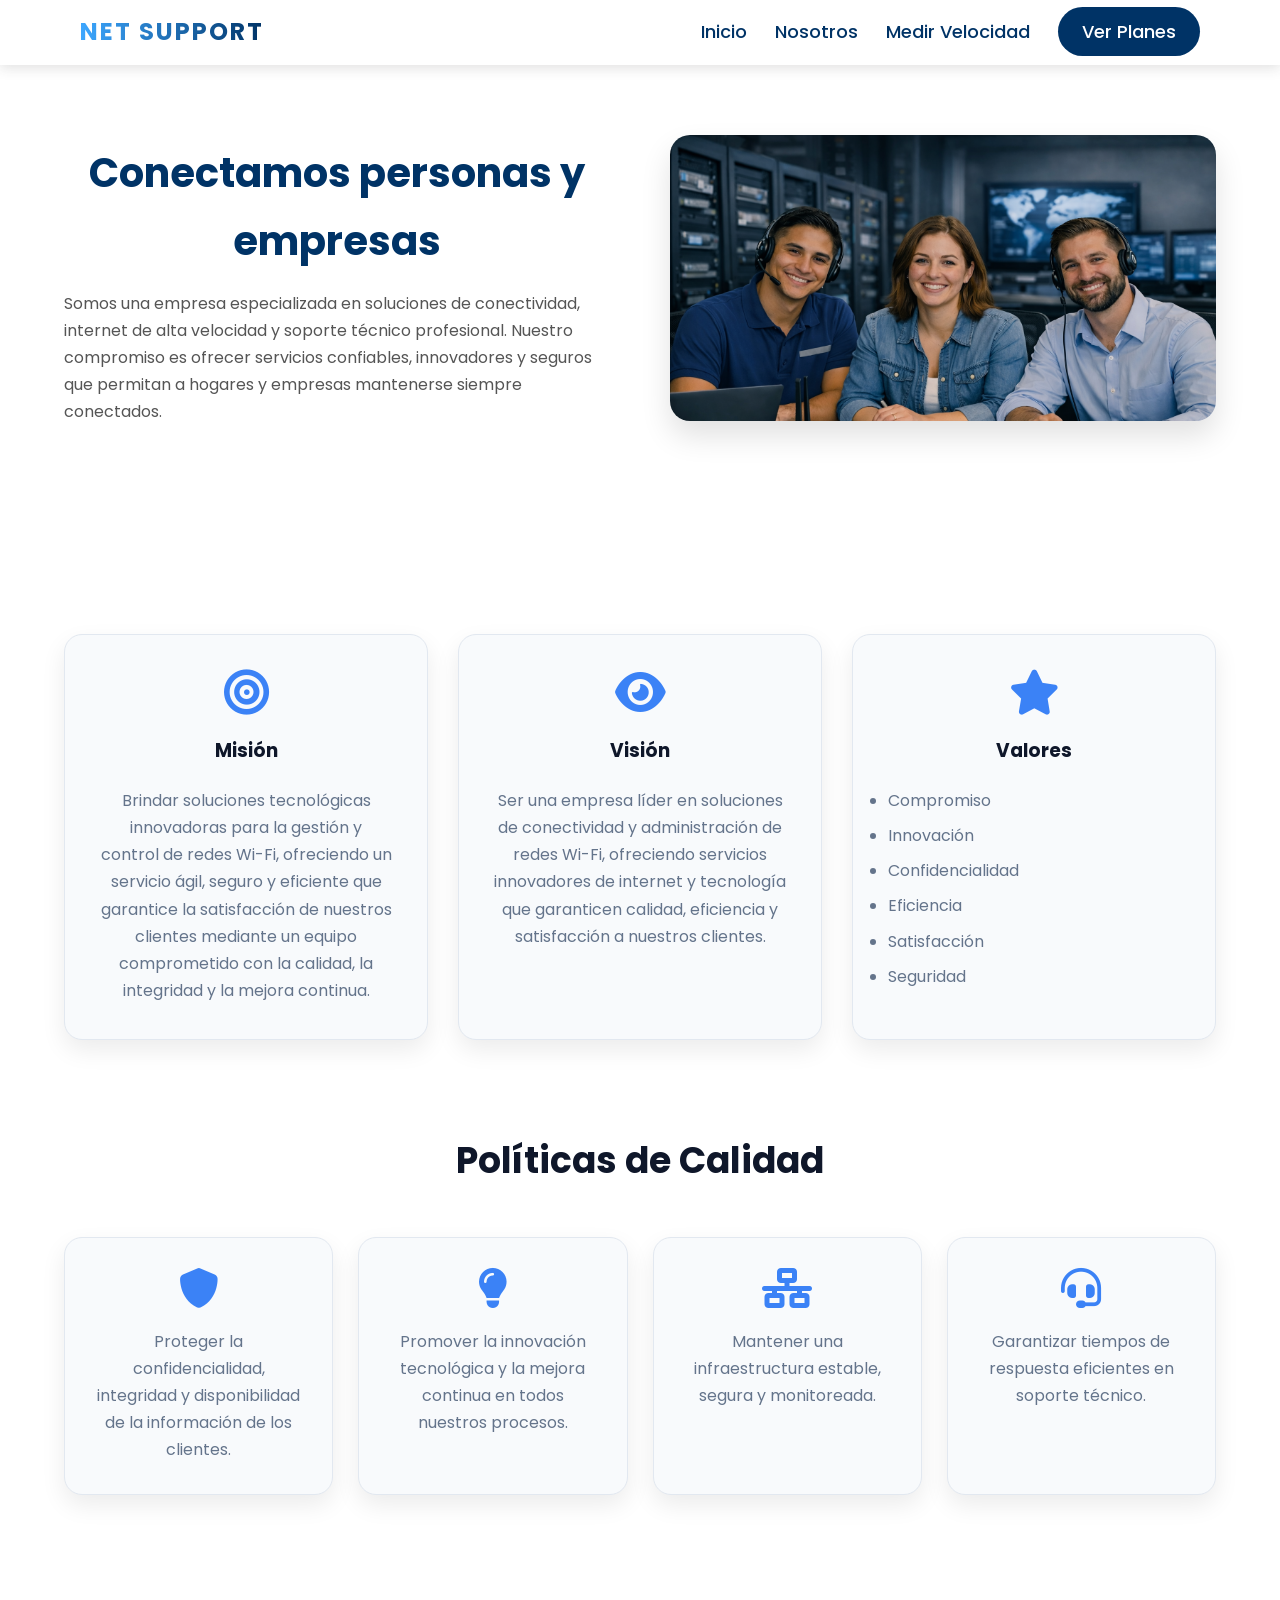
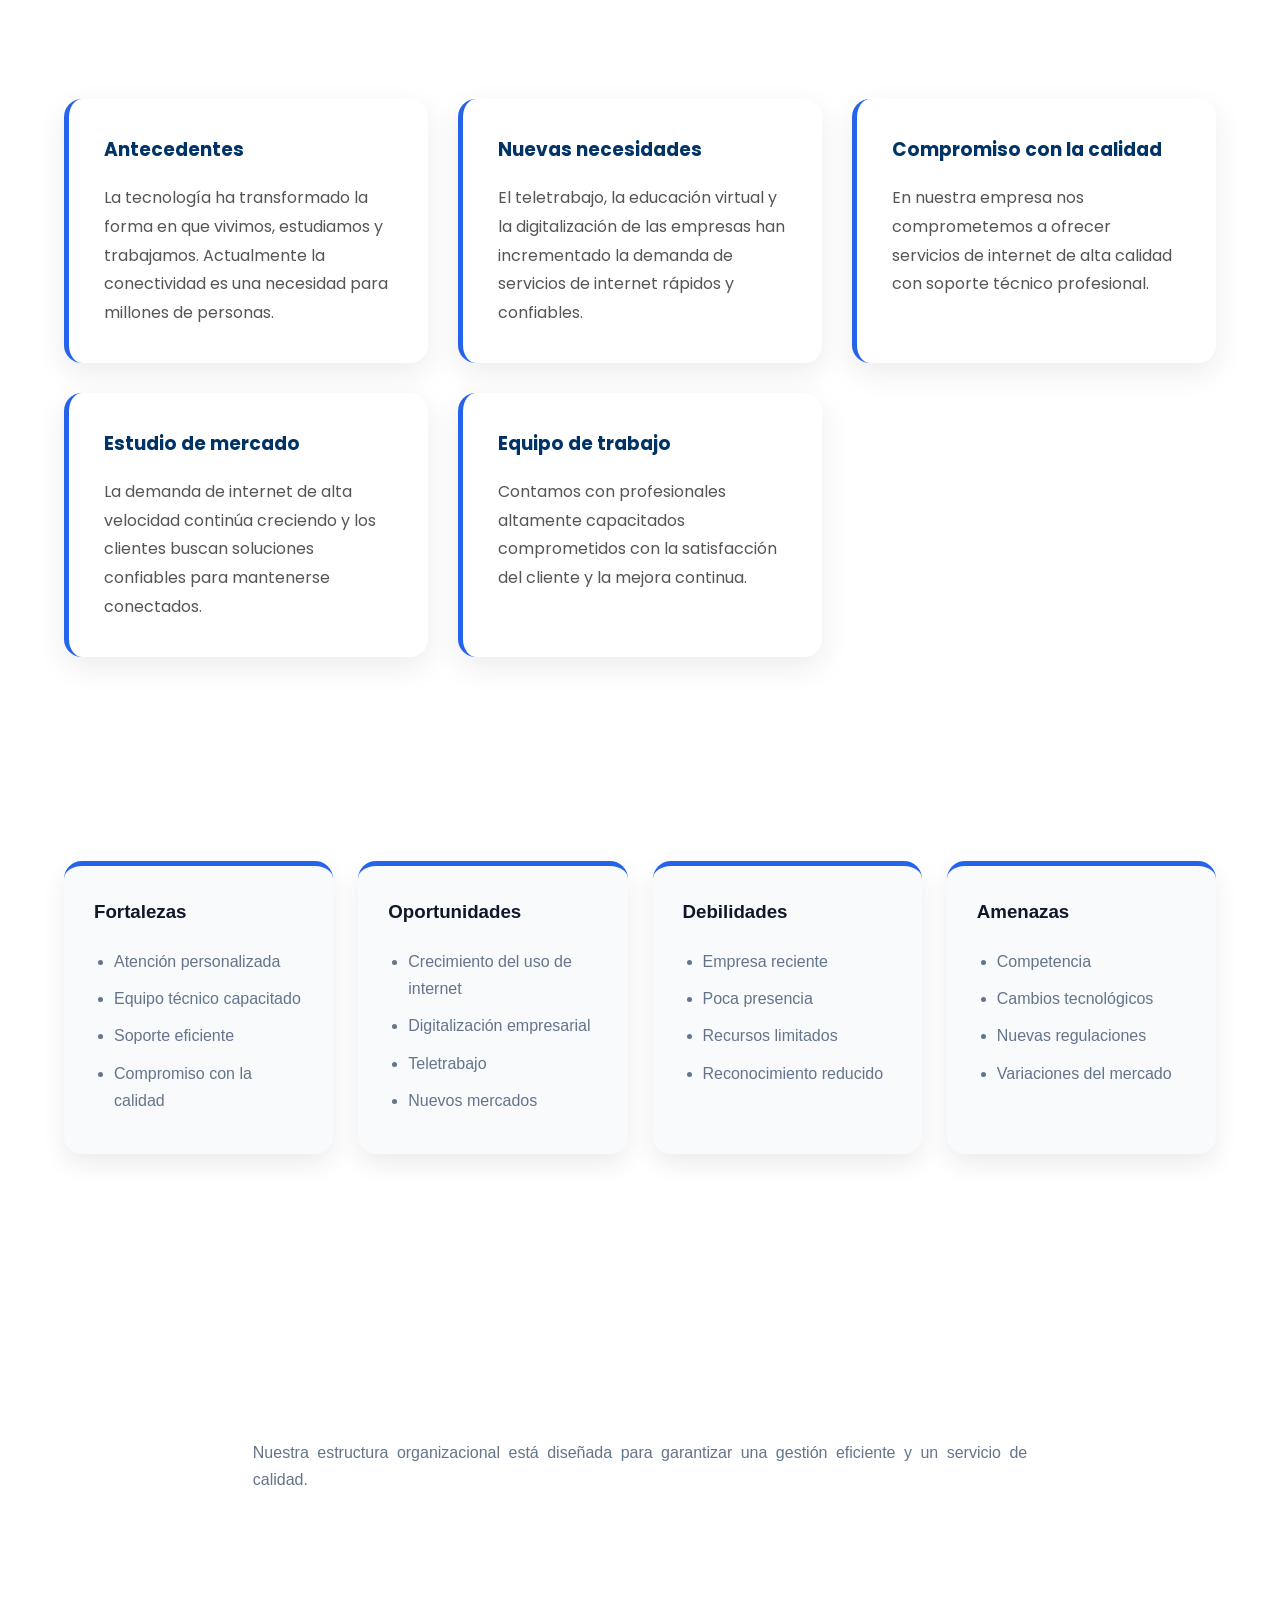
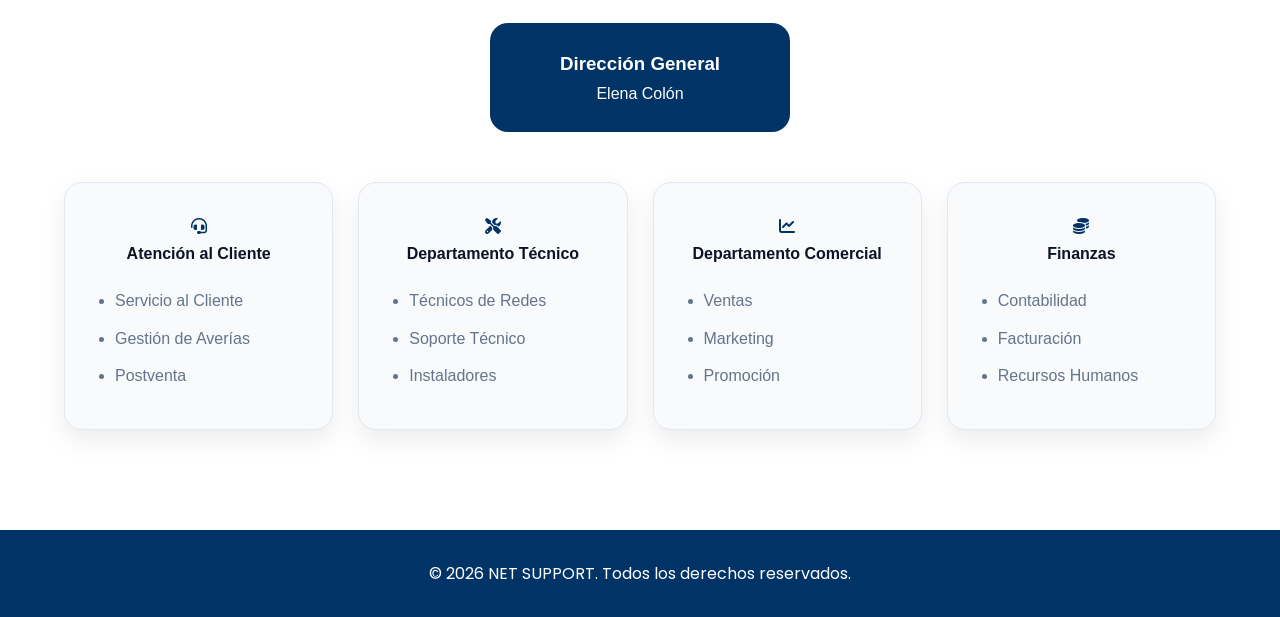
<file: Nosotros.html>
<!DOCTYPE html>
<html lang="es">
<head>
    <meta charset="UTF-8">
    <meta name="viewport" content="width=device-width, initial-scale=1.0">
    <title>Nosotros | NET SUPPORT</title>

    <link rel="stylesheet" href="css/style.css">

    <link href="https://fonts.googleapis.com/css2?family=Poppins:wght@300;400;500;600;700&display=swap" rel="stylesheet">

    <link rel="stylesheet"
    href="https://cdnjs.cloudflare.com/ajax/libs/font-awesome/6.7.2/css/all.min.css">

</head>

<body>


   <header>
        <nav>
            <div class="logo">NET SUPPORT</div>

            <ul class="nav-links">
                <li><a href="index.html">Inicio</a></li>
                <li><a href="nosotros.html">Nosotros</a></li>
                <li><a href="velocidad.html">Medir Velocidad</a></li>
                <li><a href="planes.html" class="btn-nav">Ver Planes</a></li>
            </ul>
        </nav>
    </header>




<section class="hero-nosotros">

<div class="hero-texto">

<h1>Conectamos personas y empresas</h1>

<p>

Somos una empresa especializada en soluciones de conectividad,
internet de alta velocidad y soporte técnico profesional.

Nuestro compromiso es ofrecer servicios confiables,
innovadores y seguros que permitan a hogares y empresas mantenerse siempre conectados.

</p>

</div>

<div class="hero-imagen">

<img src="css/img/Nosotros.png" alt="Nosotros">

</div>

</section>



<section class="contenedor">

<h2 class="titulo">Nuestra Empresa</h2>

<div class="cards-empresa">

<div class="card">

<i class="fa-solid fa-bullseye"></i>

<h3>Misión</h3>

<p>

Brindar soluciones tecnológicas innovadoras para la gestión y control de redes Wi-Fi, ofreciendo un servicio ágil, seguro y eficiente que garantice la satisfacción de nuestros clientes mediante un equipo comprometido con la calidad, la integridad y la mejora continua.

</p>

</div>

<div class="card">

<i class="fa-solid fa-eye"></i>

<h3>Visión</h3>

<p>

Ser una empresa líder en soluciones de conectividad y administración de redes Wi-Fi, ofreciendo servicios innovadores de internet y tecnología que garanticen calidad, eficiencia y satisfacción a nuestros clientes.

</p>

</div>

<div class="card">

<i class="fa-solid fa-star"></i>

<h3>Valores</h3>

<ul>

<li>Compromiso</li>

<li>Innovación</li>

<li>Confidencialidad</li>

<li>Eficiencia</li>

<li>Satisfacción</li>

<li>Seguridad</li>

</ul>

</div>

</div>

</section>


<section class="politicas">

<h2>Políticas de Calidad</h2>

<div class="politicas-grid">

<div>

<i class="fa-solid fa-shield"></i>

<p>Proteger la confidencialidad, integridad y disponibilidad de la información de los clientes.</p>

</div>

<div>

<i class="fa-solid fa-lightbulb"></i>

<p>Promover la innovación tecnológica y la mejora continua en todos nuestros procesos.</p>

</div>

<div>

<i class="fa-solid fa-network-wired"></i>

<p>Mantener una infraestructura estable, segura y monitoreada.</p>

</div>

<div>

<i class="fa-solid fa-headset"></i>

<p>Garantizar tiempos de respuesta eficientes en soporte técnico.</p>

</div>

</div>

</section>



<section class="contenedor">

<h2 class="titulo">¿Quienes Somos?</h2>

<div class="info-grid">

<div class="info-card">

<h3>Antecedentes</h3>

<p>

La tecnología ha transformado la forma en que vivimos, estudiamos y trabajamos. Actualmente la conectividad es una necesidad para millones de personas.

</p>

</div>

<div class="info-card">

<h3>Nuevas necesidades</h3>

<p>

El teletrabajo, la educación virtual y la digitalización de las empresas han incrementado la demanda de servicios de internet rápidos y confiables.

</p>

</div>

<div class="info-card">

<h3>Compromiso con la calidad</h3>

<p>

En nuestra empresa nos comprometemos a ofrecer servicios de internet de alta calidad con soporte técnico profesional.

</p>

</div>

<div class="info-card">

<h3>Estudio de mercado</h3>

<p>

La demanda de internet de alta velocidad continúa creciendo y los clientes buscan soluciones confiables para mantenerse conectados.

</p>

</div>

<div class="info-card">

<h3>Equipo de trabajo</h3>

<p>

Contamos con profesionales altamente capacitados comprometidos con la satisfacción del cliente y la mejora continua.

</p>

</div>

</div>

</section>


<section class="foda">

<h2 class="titulo">Análisis FODA</h2>

<div class="foda-grid">

<div class="foda-card">

<h3>Fortalezas</h3>

<ul>

<li>Atención personalizada</li>

<li>Equipo técnico capacitado</li>

<li>Soporte eficiente</li>

<li>Compromiso con la calidad</li>

</ul>

</div>

<div class="foda-card">

<h3>Oportunidades</h3>

<ul>

<li>Crecimiento del uso de internet</li>

<li>Digitalización empresarial</li>

<li>Teletrabajo</li>

<li>Nuevos mercados</li>

</ul>

</div>

<div class="foda-card">

<h3>Debilidades</h3>

<ul>

<li>Empresa reciente</li>

<li>Poca presencia</li>

<li>Recursos limitados</li>

<li>Reconocimiento reducido</li>

</ul>

</div>

<div class="foda-card">

<h3>Amenazas</h3>

<ul>

<li>Competencia</li>

<li>Cambios tecnológicos</li>

<li>Nuevas regulaciones</li>

<li>Variaciones del mercado</li>

</ul>

</div>

</div>

</section>

<section class="organigrama">

<h2 class="titulo">Organigrama</h2>

<p class="descripcion">

Nuestra estructura organizacional está diseñada para garantizar una gestión eficiente y un servicio de calidad.

</p>

<div class="director">

<h3>Dirección General</h3>

<span>Elena Colón</span>

</div>

<div class="departamentos">

<div class="departamento">

<i class="fa-solid fa-headset"></i>

<h4>Atención al Cliente</h4>

<ul>

<li>Servicio al Cliente</li>

<li>Gestión de Averías</li>

<li>Postventa</li>

</ul>

</div>

<div class="departamento">

<i class="fa-solid fa-screwdriver-wrench"></i>

<h4>Departamento Técnico</h4>

<ul>

<li>Técnicos de Redes</li>

<li>Soporte Técnico</li>

<li>Instaladores</li>

</ul>

</div>

<div class="departamento">

<i class="fa-solid fa-chart-line"></i>

<h4>Departamento Comercial</h4>

<ul>

<li>Ventas</li>

<li>Marketing</li>

<li>Promoción</li>

</ul>

</div>

<div class="departamento">

<i class="fa-solid fa-coins"></i>

<h4>Finanzas</h4>

<ul>

<li>Contabilidad</li>

<li>Facturación</li>

<li>Recursos Humanos</li>

</ul>

</div>

</div>

</section>


<footer class="footer">

        <p>&copy; 2026 NET SUPPORT. Todos los derechos reservados.</p>
    </footer>


</body>
</html>
</file>
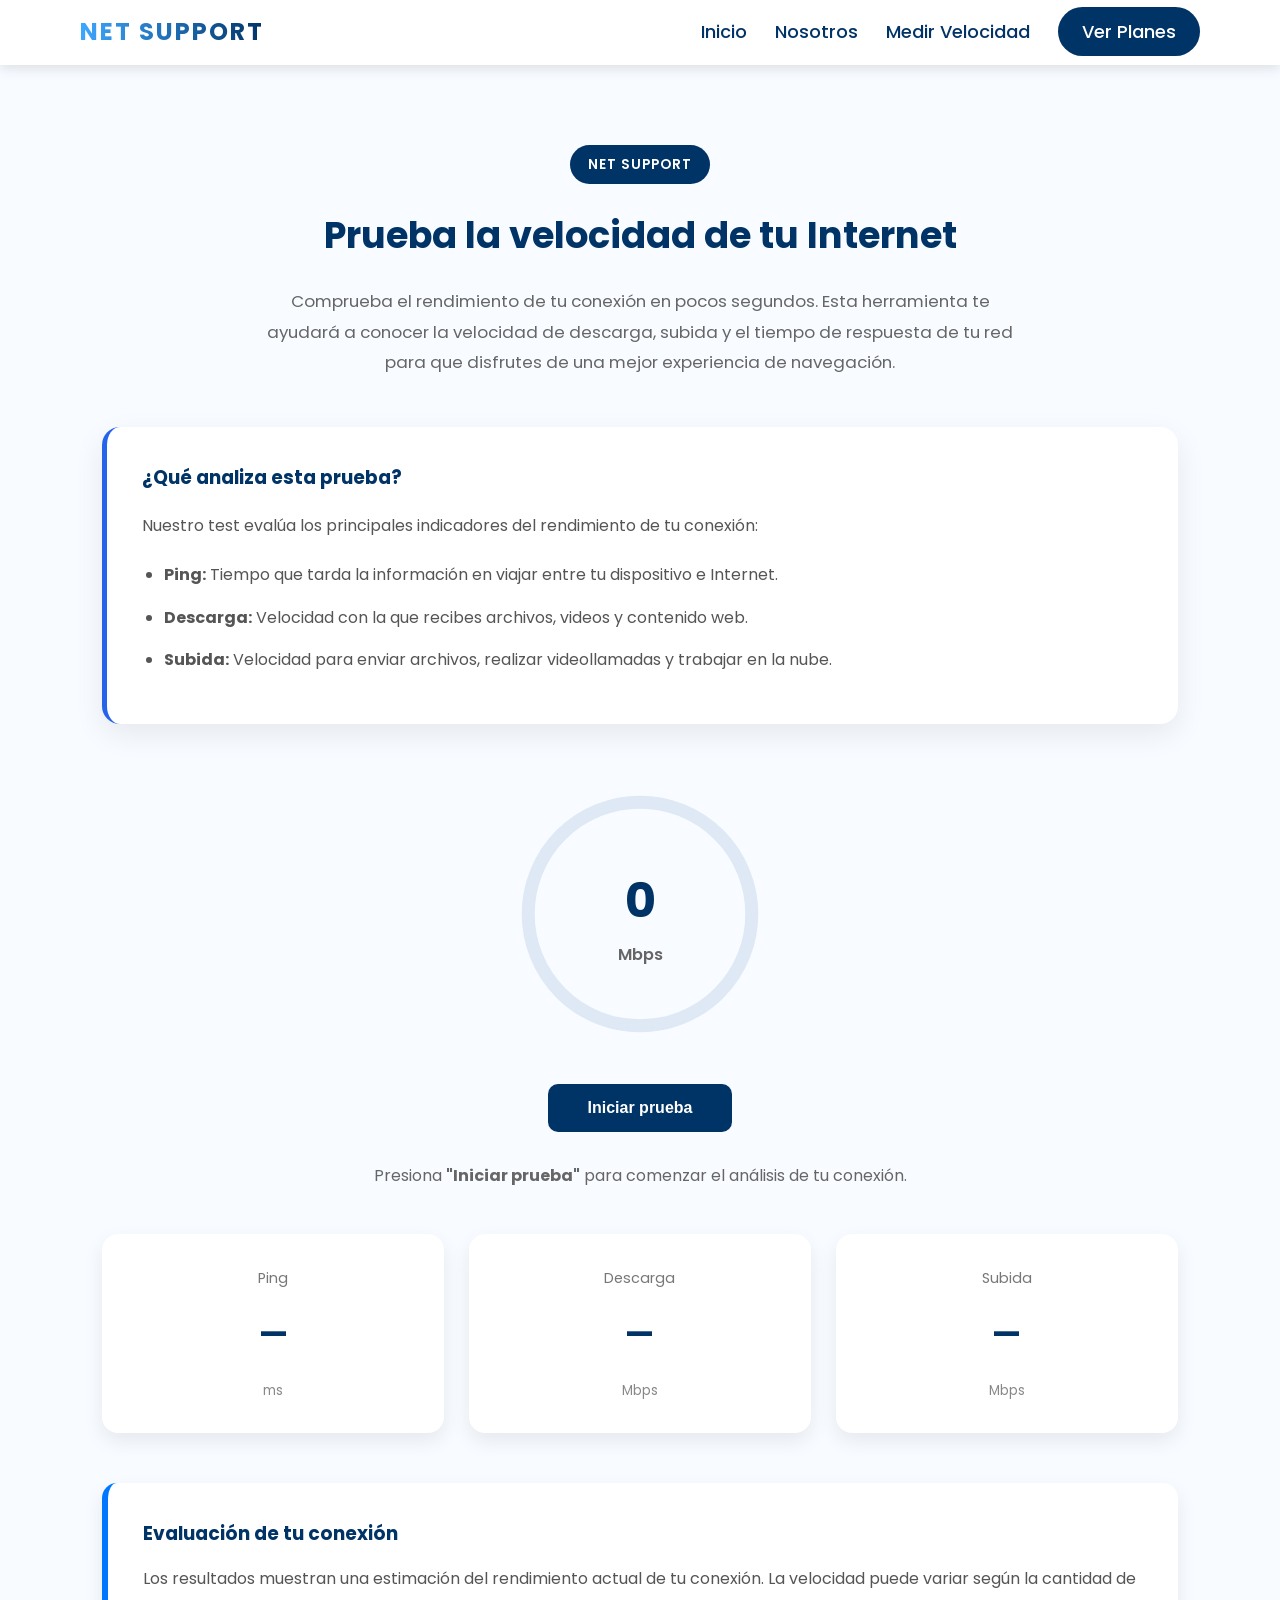
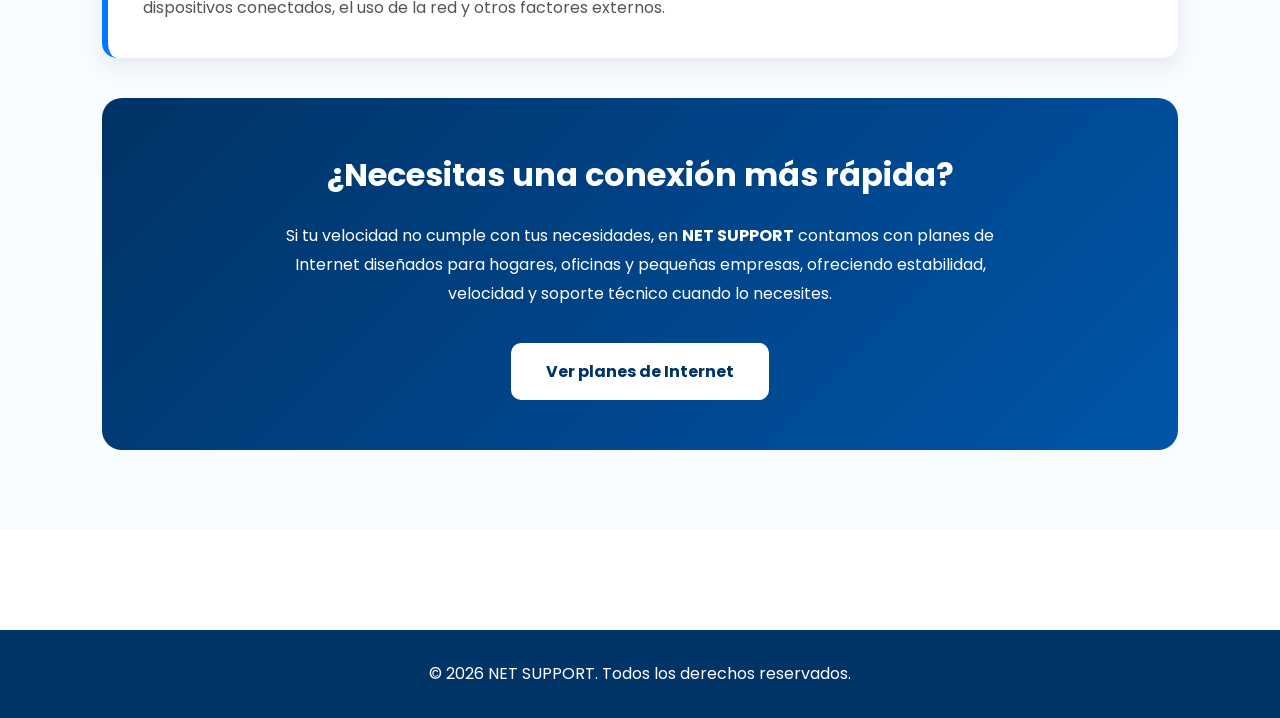
<file: velocidad.html>
<!DOCTYPE html>
<html lang="en">
<head>
    <meta charset="UTF-8">
    <meta name="viewport" content="width=device-width, initial-scale=1.0">
    <title>Velocidad</title>
     <link rel="stylesheet" href="css/style.css">

<link href="https://fonts.googleapis.com/css2?family=Poppins:wght@300;400;500;600;700&display=swap" rel="stylesheet">

<link rel="stylesheet"
href="https://cdnjs.cloudflare.com/ajax/libs/font-awesome/6.7.2/css/all.min.css">
     
</head>
<body>

    <header>
        <nav>
            <div class="logo">NET SUPPORT</div>

            <ul class="nav-links">
                <li><a href="index.html">Inicio</a></li>
                <li><a href="nosotros.html">Nosotros</a></li>
                <li><a href="velocidad.html">Medir Velocidad</a></li>
                <li><a href="planes.html" class="btn-nav">Ver Planes</a></li>
            </ul>
        </nav>
    </header>

<!--PRUEBA DE VELOCIDAD -->
<section id="speed-test">

    <div class="speed-container">

        <div class="speed-header">

            <span class="speed-tag">NET SUPPORT</span>

            <h2>Prueba la velocidad de tu Internet</h2>

            <p>
                Comprueba el rendimiento de tu conexión en pocos segundos. Esta herramienta
                te ayudará a conocer la velocidad de descarga, subida y el tiempo de respuesta
                de tu red para que disfrutes de una mejor experiencia de navegación.
            </p>

        </div>

        <div class="speed-info">

            <div class="info-card">

                <h3>¿Qué analiza esta prueba?</h3>

                <p>
                    Nuestro test evalúa los principales indicadores del rendimiento de tu conexión:
                </p>

                <ul>

                    <li>
                        <strong>Ping:</strong>
                        Tiempo que tarda la información en viajar entre tu dispositivo e Internet.
                    </li>

                    <li>
                        <strong>Descarga:</strong>
                        Velocidad con la que recibes archivos, videos y contenido web.
                    </li>

                    <li>
                        <strong>Subida:</strong>
                        Velocidad para enviar archivos, realizar videollamadas y trabajar en la nube.
                    </li>

                </ul>

            </div>

        </div>

        <!-- Indicador Circular -->

        <div class="speed-meter">

            <div class="speed-circle">

                <svg viewBox="0 0 200 200">

                    <circle
                        class="circle-bg"
                        cx="100"
                        cy="100"
                        r="86">
                    </circle>

                    <circle
                        id="speedRingFg"
                        class="circle-progress"
                        cx="100"
                        cy="100"
                        r="86">
                    </circle>

                </svg>

                <div class="speed-display">

                    <h1 id="speedBigNumber">0</h1>

                    <span id="speedBigUnit">
                        Mbps
                    </span>

                </div>

            </div>

        </div>

        <!-- Botón -->

        <div class="speed-action">

            <button
                id="startTestBtn"
                onclick="runSpeedTest()">

                Iniciar prueba

            </button>

        </div>

        <!-- Estado -->

        <div class="speed-status">

            <p id="speedStatus">
                Presiona <strong>"Iniciar prueba"</strong> para comenzar el análisis de tu conexión.
            </p>

        </div>

        <!-- Resultados -->

        <div class="speed-results">

            <div class="result-card">

                <span>Ping</span>

                <h3 id="resPing">—</h3>

                <small>ms</small>

            </div>

            <div class="result-card">

                <span>Descarga</span>

                <h3 id="resDown">—</h3>

                <small>Mbps</small>

            </div>

            <div class="result-card">

                <span>Subida</span>

                <h3 id="resUp">—</h3>

                <small>Mbps</small>

            </div>

        </div>

        <!-- Evaluación -->

        <div class="speed-advice">

            <h3>Evaluación de tu conexión</h3>

            <p id="speedAdvice">

                Los resultados muestran una estimación del rendimiento actual de tu conexión.
                La velocidad puede variar según la cantidad de dispositivos conectados,
                el uso de la red y otros factores externos.

            </p>

        </div>

        <!-- Recomendación -->

        <div class="speed-recommendation">

            <h3>¿Necesitas una conexión más rápida?</h3>

            <p>

                Si tu velocidad no cumple con tus necesidades, en
                <strong>NET SUPPORT</strong> contamos con planes de Internet diseñados
                para hogares, oficinas y pequeñas empresas, ofreciendo estabilidad,
                velocidad y soporte técnico cuando lo necesites.

            </p>

            <a href="planes.html" class="plans-button">

                Ver planes de Internet

            </a>

        </div>

    </div>

</section>

        <script src="script.js"></script>


        <footer class="footer">

        <p>&copy; 2026 NET SUPPORT. Todos los derechos reservados.</p>
    </footer>
</body>
</html>
</file>
<file: css/style.css>
/*=========================================
            LOGIN - NET SUPPORT
=========================================*/

:root{
    --login-primary:#003366;
    --login-secondary:#0056d6;
    --login-light:#ffffff;
    --login-bg:#f5f8fc;
    --login-border:#d8e4f2;
    --login-text:#1f2937;
    --login-text-light:#6b7280;
    --login-shadow:0 15px 40px rgba(0,0,0,.12);
    --login-radius:20px;
}


/*  PANEL IZQUIERDO */

.login-left-panel{

    background:linear-gradient(135deg,#003366,#0056d6);

    color:#fff;

    padding:70px;

    display:flex;
    flex-direction:column;
    justify-content:space-between;

}

.login-brand{

    display:flex;
    align-items:center;
    gap:12px;

}

.login-brand h2{

    color:#fff;
    font-size:30px;
    font-weight:600;
}

.login-brand-dot{

    width:14px;
    height:14px;

    border-radius:50%;

    box-shadow:0 0 15px rgba(255,255,255,.4);

}

.login-left-content h1{

    color:#fff;

    font-size:400px;

    line-height:1.2;

    margin-bottom:25px;

}

.login-text{

    color:#d8e8ff;

    font-size:18px;

    line-height:1.8;

    max-width:520px;

}

.login-left-footer{

    display:flex;

    justify-content:space-between;

    margin-top:70px;

}

.login-left-footer div{

    text-align:center;

}

.login-left-footer strong{

    display:block;

    font-size:28px;

    color:#fff;

}

.login-left-footer span{

    color:#d9e8ff;

    font-size:14px;

}

/*=========================================
        PANEL DERECHO
=========================================*/

.login-right-panel{

    background:#fff;

    display:flex;

    justify-content:center;

    align-items:center;

    padding:60px;

}

.login-right-panel section{

    width:100%;
    max-width:430px;

}

/*=========================================
            TITULOS
=========================================*/

.login-subtitle{

    display:block;

    color:#0056d6;

    font-size:13px;

    font-weight:700;

    letter-spacing:2px;

    margin-bottom:12px;

}

.login-title{

    color:#0056d6;

    font-size:40px;

    margin-bottom:15px;

}

.login-description{

    color:#666;

    margin-bottom:35px;

    line-height:1.7;

}

/*=========================================
            FORMULARIO
=========================================*/

.login-form{

    display:flex;

    flex-direction:column;

    gap:20px;

}

.login-form-group{

    display:flex;

    flex-direction:column;

}

.login-form-group label{

    margin-bottom:8px;

    color:#003366;

    font-weight:600;

}

.login-input{

    width:100%;

    padding:14px 16px;

    border:1px solid var(--login-border);

    border-radius:12px;

    font-size:15px;

    transition:.3s;

}

.login-input:focus{

    outline:none;

    border-color:#0056d6;

    box-shadow:0 0 8px rgba(0,86,214,.20);

}

/*=========================================
        INPUT CONTRASEÑA
=========================================*/

.login-input-wrapper{

    position:relative;

}

.login-toggle-password{

    position:absolute;

    right:15px;

    top:50%;

    transform:translateY(-50%);

    border:none;

    background:none;

    color:#0056d6;

    cursor:pointer;

    font-weight:bold;

}

/*=========================================
        BOTONES
=========================================*/

.login-btn{

    width:100%;

    padding:15px;

    background:#003366;

    color:#fff;

    border:none;

    border-radius:12px;

    cursor:pointer;

    font-size:16px;

    font-weight:600;

    transition:.3s;

}

.login-btn:hover{

    background:#0056d6;

    transform:translateY(-2px);

    box-shadow:0 10px 20px rgba(0,86,214,.25);

}

.login-link-button{

    border:none;

    background:none;

    color:#0056d6;

    cursor:pointer;

    font-size:14px;

    font-weight:600;

    text-align:left;

}

.login-link-button:hover{

    text-decoration:underline;

}

.login-back-button{

    border:none;

    background:none;

    color:#0056d6;

    cursor:pointer;

    margin-bottom:20px;

    font-weight:600;

}

/*=========================================
            PIE
=========================================*/

.login-switch{

    margin-top:25px;

    text-align:center;

    color:#666;

}

.login-switch button{

    margin-left:5px;

}

/*=========================================
            MENSAJES
=========================================*/

#loginMessage,
#registerMessage,
#forgotMessage{

    margin-top:15px;

    text-align:center;

    font-weight:600;

}

/*=========================================
            OCULTAR
=========================================*/

.login-hidden{

    display:none;

}

/*=========================================
            RESPONSIVE
=========================================*/

@media(max-width:900px){

.login-container{

    grid-template-columns:1fr;

}

.login-left-panel{

    padding:50px 35px;

}

.login-left-content h1{

    font-size:38px;

}

.login-left-footer{

    flex-wrap:wrap;

    gap:25px;

}

.login-right-panel{

    padding:40px 25px;

}

}

@media(max-width:500px){

.login-left-content h1{

    font-size:32px;

}

.login-title{

    font-size:30px;

}

.login-left-footer{

    flex-direction:column;

    gap:20px;

}

}

/* =====================================
   PANEL ADMINISTRATIVO NET SUPPORT
===================================== */


.admin-content *{
    box-sizing:border-box;
    font-family:'Poppins', sans-serif;
}



body{

    margin:0;
    background:#f4f7fb;
    color:#1e293b;

}


/* =====================================
   MENU LATERAL
===================================== */


.admin-sidebar{

    position:fixed;
    left:0;
    top:0;

    width:260px;
    height:100vh;

    background:#003366;

    color:white;

    padding:30px 20px;

    display:flex;
    flex-direction:column;

}



.admin-sidebar h1{

    font-size:28px;
    margin:0;
    text-align:center;

    letter-spacing:1px;

}



.admin-role{

    text-align:center;
    color:#cbd5e1;

    margin-top:8px;

}




.admin-menu{

    margin-top:40px;

    display:flex;

    flex-direction:column;

    gap:12px;

}




.admin-menu a{

    text-decoration:none;

    color:white;

    padding:14px 16px;

    border-radius:10px;

    transition:.3s;

    font-size:15px;

}



.admin-menu a:hover{

    background:#00509e;

    transform:translateX(5px);

}




.admin-logout{

    margin-top:auto;

    background:#dc2626;

    border:none;

    color:white;

    padding:13px;

    border-radius:10px;

    cursor:pointer;

    font-size:15px;

}


.admin-logout:hover{

    background:#b91c1c;

}



/* =====================================
   CONTENIDO PRINCIPAL
===================================== */


.admin-content{

    margin-left:260px;

    padding:30px;

}





.admin-topbar{


    background:white;

    padding:20px 30px;

    border-radius:15px;

    display:flex;

    justify-content:space-between;

    align-items:center;


    box-shadow:
    0 5px 20px rgba(0,0,0,.08);


}



.admin-topbar h2{

    margin:0;

    color:#003366;

}



.admin-user{

    background:#e8f1ff;

    color:#003366;

    padding:10px 18px;

    border-radius:20px;

    font-weight:600;

}



/* =====================================
   SECCIONES
===================================== */


.admin-section{

    margin-top:35px;

}



.admin-section h2{

    color:#003366;

    margin-bottom:20px;

}



/* =====================================
   TARJETAS ESTADISTICAS
===================================== */


.admin-stats{


    display:grid;

    grid-template-columns:
    repeat(auto-fit,minmax(220px,1fr));


    gap:20px;


}



.admin-stat-card{


    background:white;


    padding:25px;


    border-radius:15px;


    text-align:center;


    box-shadow:
    0 5px 20px rgba(0,0,0,.08);


    border-left:5px solid #003366;


}




.admin-stat-card h3{


    font-size:38px;

    margin:0;

    color:#003366;


}




.admin-stat-card p{


    color:#64748b;

    margin-top:10px;


}



/* =====================================
   TABLAS
===================================== */


.admin-table-container{


    background:white;


    border-radius:15px;


    overflow-x:auto;


    box-shadow:
    0 5px 20px rgba(0,0,0,.08);


}



.admin-table{


    width:100%;

    border-collapse:collapse;


}



.admin-table thead{


    background:#003366;

    color:white;


}



.admin-table th{


    padding:15px;

    text-align:left;

    font-size:14px;


}



.admin-table td{


    padding:15px;


    border-bottom:
    1px solid #e5e7eb;


}



.admin-table tbody tr:hover{


    background:#f1f5f9;


}




/* =====================================
   TECNICOS
===================================== */


.admin-technicians{


    display:grid;


    grid-template-columns:
    repeat(auto-fit,minmax(250px,1fr));


    gap:20px;


}



.admin-technician-card{


    background:white;


    padding:25px;


    border-radius:15px;


    box-shadow:
    0 5px 20px rgba(0,0,0,.08);


}



.admin-technician-card h3{


    color:#003366;

    margin-top:0;


}



.admin-technician-card span{


    display:inline-block;

    margin-top:15px;


    background:#dcfce7;


    color:#166534;


    padding:7px 15px;


    border-radius:20px;


    font-size:13px;


}



/* =====================================
   ESTADOS
===================================== */


.estado-activo{


    background:#dcfce7;

    color:#166534;

    padding:6px 12px;

    border-radius:20px;


}



.estado-pendiente{


    background:#fef3c7;

    color:#92400e;

    padding:6px 12px;

    border-radius:20px;


}



.estado-resuelto{


    background:#dbeafe;

    color:#1e40af;

    padding:6px 12px;

    border-radius:20px;


}




/* =====================================
   RESPONSIVE
===================================== */


@media(max-width:900px){


.admin-sidebar{

    position:relative;

    width:100%;

    height:auto;


}


.admin-content{

    margin-left:0;

    padding:20px;


}



.admin-topbar{


    flex-direction:column;

    gap:15px;


}


}



 header{
    background: #fff;
    position: sticky;
    top: 0;
    z-index: 1000;
    box-shadow: 0 4px 18px rgba(0,0,0,.08);
}

nav{
    max-width: 1200px;
    margin: auto;
    display: flex;
    justify-content: space-between;
    align-items: center;
    padding: 12px 40px; 
}

.logo{
    font-size: 22px;    
    font-weight: 800;
    text-transform: uppercase;
    letter-spacing: 2px;

    background: linear-gradient(90deg,#3da7ff,#003366);
    -webkit-background-clip: text;
    -webkit-text-fill-color: transparent;

    transition: .3s;
}

.logo:hover{
    transform: scale(1.03);
}

.nav-links{
    display:flex;
    align-items:center;
    gap:28px;
    list-style:none;
}

.nav-links a{
    text-decoration:none;
    color:#183153;
    font-size:16px;
    font-weight:600;
    transition:.3s;
}

.nav-links a:hover{
    color:#1f7ae0;
}

#hero{
    min-height:90vh;
    padding-top:70px;
    background:
    linear-gradient(rgba(255,255,255,.25),rgba(255,255,255,.25)),
    url("img/NETSUPPORT.png");
    background-size:contain;
    background-repeat:no-repeat;
    background-position:center;
}



.cta-button {
    background-color:#ff6b6b;
    color: white;
    border: none;
    padding: 1rem 2rem;
    border-radius: 5px;
    cursor: pointer;
    margin-top: 2rem;

}

#Servicios {
    padding: 4rem 2rem;
    max-width: 1200px;
    margin: 0 auto;
}

#Servicios h1 {
    text-align: center;
    margin-bottom: 2rem;
    color: #003366;
}
.Servicios-grid {
    display: grid;
    grid-template-columns: repeat(auto-fit, minmax(250px, 1fr));
    gap: 2rem;
    color: #666;
    font-family: Arial, sans-serif;
  
}

.Servicios-card {
    background-color: #f4f4f4;
    border-radius: 2rem;
    border-radius: 10px;
    overflow: hidden;
    box-shadow: 0 2px 5px rgba(65, 64, 64, 0.1);
}
.Servicios-card h3 {
    font-size: 1.5rem;
    margin: 1rem 0;
    text-align: center;
    color: #003366;
}

.Servicios-card img {
    width: 100%;
    height: 200px;
    object-fit: cover;
}

.Servicios-card h3 {
    padding: 1rem;
    color: #003366
}

.descripcion {
    padding: 5rem 1rem;
    color: #666;
    text-align: justify;
}

.Servicios-card  button {
    background-color: #3a3434;
    color: white;
    border: none;
    padding: 0.5rem 1rem;
    border-radius: 5px;
    cursor: pointer;
    margin-bottom: 1rem;
}

.Servicios-card button:hover {
    background-color: #003366;
}

.precio {
   color: #131212;
   font-weight: bold;
   padding: 0 1rem;
  
}


#precio {
   border: 3px solid #ccc;
   border-radius: 15px;
   background-color: #ffffff;
   text-align: center;
   font-family: Arial, Helvetica, sans-serif;

}

#contacto {
    padding: 4rem 2rem;
    background-color: #f9f9f9;
}

#contacto h2 {
    margin-bottom: 2rem;
      text-align: center;
}

form {
    display: flex;
    flex-direction: column;
    gap: 1rem;
    max-width: 600px;
    margin: 0 auto;
}

input , textarea {
    padding: 0.5rem;
    border: 1px solid #ccc;
    border-radius: 5px;
}

textarea {
    padding: 0.5rem;
    border: 1px solid #ccc;
    border-radius: 5px;
    resize: vertical;
}

form button {
    background-color: #003366;
    color: white;
    border: none;
    padding: 1rem 2rem;
    border-radius: 5px;
    cursor: pointer;
}
form button:hover {
    background-color: #ff4c4c;
}


@media screen  and (max-width: 430px) {
    nav {
        flex-direction: column;
        padding: 1rem;
    }

}
#Nosotros {
    padding: 80px 10%;
    background-color: #f4f9fc;
}

#Nosotros h2 {
    text-align:center;
    margin-bottom: 50px;
    color: #0097a7;
    font-size: 38px;
}

.Nosotros-Contenedor {
    display: grid;
    grid-template-columns: repeat(auto-fit, minmax(380px, 1fr));
    gap: 30px;
}

.Nosotros-card {
    background: white;
    border-radius: 20px;
    padding: 35px;
    box-shadow: 0 5px 20px rgba(0,0,0,0.8);
   transition:0.4s;
}

.Nosotros-card:hover {
    transform:translateY(-10px);

    box-shadow:
    0 10px 30px rgba(0,0,0,.15);
}

.Nosotros-card h2 {
     color:#003366;

    text-align:center;

    margin-bottom:20px;
}

.Nosotros-card p {
    text-align:left;

    color:#666;

    line-height:1.7;
}

.Nosotros-card ul {
    padding-left: 20px;
}

.Nosotros-card li {
    margin-bottom:12px;

    color:#555;

    line-height:1.6;
}

#Planes{
    padding: 60px;
    background: #f5f5f5;
}

#Planes h1{
    text-align: center;
    margin-bottom: 40px;
    color:#003366;
}

.cuadricula-planes{
    display: flex;
    justify-content: center;
    gap: 30px;
    flex-wrap: wrap;
}

.plan-card{

    width: 300px;

    background: white;

    border-radius: 15px;

    padding: 30px;

    text-align: center;

    box-shadow: 0px 4px 15px rgba(0,0,0,0.1);

    transition: 0.3s;
}

.plan-card:hover{

    transform: translateY(-8px);

    box-shadow: 0px 8px 25px rgba(0,0,0,0.15);
}

.plan-card h3{

    color: #003366;

    margin-bottom: 15px;
}

.Velocidad{

    font-size: 35px;

    font-weight: bold;

    color: #003366;
}

.precio{

    font-size: 28px;

    color: #D32F2F;

    font-weight: bold;

    margin: 15px 0;
}

.plan-card button{

    width: 100%;

    padding: 12px;

    border: 2px solid #003366;

    border-radius: 30px;

    background: white;

    color: #003366;

    font-weight: bold;

    cursor: pointer;

    transition: .3s;
}

.plan-card button:hover{

    background: #003366;

    color: white;
}

.planes-image{

    width: 100%;

    height: 200px;

    object-fit: cover;

    border-radius: 15px 15px 0 0;
}

.empresa-image{

    width: 100%;

    height: 300px;

    object-fit: cover;

    border-radius: 15px 15px 0 0;
}

.back-button{

    display: inline-block;

    margin-top: 20px;

    padding: 10px 20px;

    background: #003366;

    color: white;

    border-radius: 30px;

    text-decoration: none;

    transition: .3s;
}

.soporte-section{
    width: 90%;
    max-width: 800px;
    margin: 60px auto;
    text-align: center;
    padding: 40px;
    background: #ffffff;
    border-radius: 15px;
    box-shadow: 0 10px 25px rgba(0,0,0,.15);
}

.soporte-section h2{
    color: #003366;
    margin-bottom: 20px;
}

.soporte-section p{
    color: #555;
    margin-bottom: 30px;
}

.soporte-form{
    display: flex;
    flex-direction: column;
    gap: 15px;
}

.soporte-form input,
.soporte-form textarea{

    width: 100%;
    padding: 12px;
    border: 1px solid #ccc;
    border-radius: 8px;
    font-size: 16px;
}

.soporte-form button{

    background: #003366;
    color: white;
    border: none;
    padding: 12px;
    border-radius: 8px;
    cursor: pointer;
    transition: .3s;
}

.soporte-form button:hover{

    background: #0056b3;
}


.whatsapp-button{
    position: fixed;
    bottom: 25px;
    right: 25px;
    width: 60px;
    height: 60px;
    background: white;
    color: white;
    border-radius: 50%;
    display: flex;
    justify-content: center;
    align-items: center;
    text-decoration: none;
    font-size: 35px;
    box-shadow: 0 4px 10px rgba(0,0,0,.3);
    transition: .3s;
    z-index: 1000;
}

.whatsapp-button:hover{
    background: white;
    transform: scale(1.1);
}

.nosotros{
    width: 90%;
    margin: 60px auto;
    display: grid;
    grid-template-columns: repeat(auto-fit, minmax(320px,1fr));
    gap: 25px;
}
h1{
    text-align: center;
    font-size: 40px;
    color: #003366;
    margin-bottom: 15px;
}

.nosotros-contenido{
    display: flex;
    flex-direction: column;
    align-items: justify;
    text-align: justify;
    margin-bottom: 50px;
    h1{
        font-size: 40px;
        color: #003366;
        margin-bottom: 20px;
    }
    p{
        color: #0c0c0c;
        max-width: 800px;
        line-height: 1.6;
    }
}


*{
    margin:0;
    padding:0;
    box-sizing:border-box;
}

body{
    font-family:'Poppins',sans-serif;
    background:#FFFFFF;
    color:#003366;
    line-height:1.7;
}


header{
    width:100%;
    background:white;
    position:sticky;
    top:0;
    z-index:1000;
    box-shadow:0 3px 12px rgba(55, 52, 52, 0.15);
}


.logo{
    font-size:24px;
    font-weight:700;
}

.nav-links{
    display:flex;
    gap:28px;
    list-style:none;
}

.nav-links a{
    text-decoration:none;
    color:#003366;
    font-size:18px;
    font-weight:500;
}

.nav-links a:hover{
    color:#003366;
}

.btn-nav{
    background:#003366;
    padding:12px 24px;
    border-radius:40px;
    color:white !important;
}

.btn-nav:hover{
    background:#003366;
}


.hero-nosotros{
    width:90%;
    max-width:1200px;
    margin:70px auto;
    display:grid;
    grid-template-columns:1fr 1fr;
    gap:60px;
    align-items:center;
}

.hero-texto h1{
    color:#003366;
}

.hero-texto p{
    color:#555;
}

.hero-imagen img{
    width:100%;
    border-radius:20px;
    box-shadow:0 15px 30px rgba(0,0,0,.12);
}


.titulo{
    text-align:center;
    font-size:38px;
    margin-bottom:50px;
    color:white;
}


.contenedor{
    width:90%;
    max-width:1200px;
    margin:90px auto;
}


.cards-empresa{
    display:grid;
    grid-template-columns:repeat(auto-fit,minmax(320px,1fr));
    gap:30px;
}

.card{
    background:#F8FAFC;
    padding:35px;
    border-radius:18px;
    transition:.4s;
    border:1px solid #E2E8F0;
    text-align:center;
    box-shadow:0 10px 25px rgba(0,0,0,.08);
}

.card:hover{
    transform:translateY(-10px);
    border-color:#3B82F6;
    box-shadow:0 15px 35px rgba(37,99,235,.15);
}

.card i{
    font-size:45px;
    color:#3B82F6;
    margin-bottom:20px;
}

.card h3{
    margin-bottom:20px;
    color:#0F172A;
}

.card p{
    color:#64748B;
}

.card ul{
    margin-top:15px;
    text-align:left;
}

.card li{
    margin:8px 0;
    color:#64748B;
}


.politicas{
    width:90%;
    max-width:1200px;
    margin:90px auto;
}

.politicas h2{
    text-align:center;
    margin-bottom:45px;
    font-size:36px;
    color:#0F172A;
}

.politicas-grid{
    display:grid;
    grid-template-columns:repeat(auto-fit,minmax(260px,1fr));
    gap:25px;
}

.politicas-grid div{
    background:#F8FAFC;
    padding:30px;
    border-radius:18px;
    text-align:center;
    transition:.4s;
    border:1px solid #E2E8F0;
    box-shadow:0 10px 25px rgba(0,0,0,.08);
}

.politicas-grid div:hover{
    transform:translateY(-8px);
}

.politicas-grid i{
    color:#3B82F6;
    font-size:40px;
    margin-bottom:20px;
}

.politicas-grid p{
    color:#64748B;
}


.info-grid{
    display:grid;
    grid-template-columns:repeat(auto-fit,minmax(280px,1fr));
    gap:30px;
}

.info-card{
    background:#F8FAFC;
    padding:30px;
    border-radius:18px;
    transition:.4s;
    border-left:5px solid #2563EB;
    box-shadow:0 10px 25px rgba(0,0,0,.08);
}

.info-card:hover{
    transform:translateY(-8px);
}

.info-card h3{
    margin-bottom:15px;
    color:#0F172A;
}

.info-card p{
    color:#64748B;
}


.foda{
    width:90%;
    max-width:1200px;
    margin:90px auto;
    font-family: Arial, sans-serif;
}

.foda-grid{
    display:grid;
    grid-template-columns:repeat(auto-fit,minmax(250px,1fr));
    gap:25px;
}

.foda-card{
    background:#F8FAFC;
    padding:30px;
    border-radius:18px;
    transition:.4s;
    border-top:5px solid #2563EB;
    box-shadow:0 10px 25px rgba(0,0,0,.08);
}

.foda-card:hover{
    transform:translateY(-8px);
}

.foda-card h3{
    margin-bottom:20px;
    color:#0F172A;
}

.foda-card ul{
    padding-left:20px;
}

.foda-card li{
    margin:10px 0;
    color:#64748B;
}


.organigrama{
    width:90%;
    max-width:1200px;
    margin:90px auto;
    text-align:center;
    font-family: Arial, sans-serif;
}

.descripcion{
    width:70%;
    margin:auto;
    color:#64748B;
    margin-bottom:50px;
}

.director{
    background:#003366;
    color:white;
    width:300px;
    margin:40px auto;
    padding:25px;
    border-radius:18px;
}

.departamentos{
    display:grid;
    grid-template-columns:repeat(auto-fit,minmax(250px,1fr));
    gap:25px;
    margin-top:50px;
}

.departamento{
    background:#F8FAFC;
    padding:30px;
    border-radius:18px;
    transition:.4s;
    border:1px solid #E2E8F0;
    box-shadow:0 10px 25px rgba(0,0,0,.08);
}

.departamento:hover{
    transform:translateY(-8px);
}

.departamento h4{
    margin-bottom:20px;
    color:#0b1325;
}

.departamento ul{
    text-align:left;
    padding-left:20px;
}

.departamento li{
    margin:10px 0;
    color:#64748B;
}


footer{
    margin-top:100px;
    background:#003366;
    text-align:center;
    padding:30px;
    color:white;
}


@media(max-width:900px){

.hero-nosotros{
    grid-template-columns:1fr;
    text-align:center;
}

nav{
    flex-direction:column;
    gap:20px;
}

.nav-links{
    flex-wrap:wrap;
    justify-content:center;
}

.descripcion{
    width:100%;
}

}


<!--Footer-->

.footer{
    background: linear-gradient(180deg, #0b2d5c 0%, #081b36 100%);
    color:#fff;
    padding:70px 8% 25px;
    margin-top:80px;
    border-top:3px solid #4da6ff;
    box-shadow:0 -8px 25px rgba(70, 70, 70, 0.25);
}

.footer-container{
    display:flex;
    justify-content:space-between;
    align-items:flex-start;
    flex-wrap:wrap;
    gap:50px;
}

.footer-logo{
    flex:1;
    min-width:250px;
}

.footer-logo h2{
    font-size:32px;
    margin-bottom:18px;
    color:#4da6ff;
    font-weight:700;
    letter-spacing:1px;
}

.footer-logo p{
    color:#d9d9d9;
    line-height:1.9;
    font-size:15px;
}

.footer-links{
    flex:1;
    min-width:200px;
}

.footer-links h3,
.footer-contact h3{
    margin-bottom:22px;
    color:#4da6ff;
    font-size:20px;
    position:relative;
    padding-bottom:10px;
}


.footer-links ul{
    list-style:none;
}

.footer-links ul li{
    margin-bottom:15px;
}

.footer-links ul li a{
    color:#f5f5f5;
    text-decoration:none;
    transition:all .3s ease;
    display:inline-block;
}

.footer-links ul li a:hover{
    color:#4da6ff;
    transform:translateX(8px);
}

.footer-contact{
    flex:1;
    min-width:250px;
}

.footer-contact p{
    margin-bottom:16px;
    line-height:1.8;
    color:#d9d9d9;
    transition:.3s;
}

.footer-contact p:hover{
    color:#ffffff;
}

.footer-bottom{
    border-top:1px solid rgba(255,255,255,.15);
    text-align:center;
    margin-top:50px;
    padding-top:22px;
    color:#c9d3df;
    font-size:14px;
    letter-spacing:.5px;
}


@media(max-width:768px){

.footer-container{
    flex-direction:column;
    text-align:center;
}

.footer-links ul{
    padding:0;
}

}

/* Fondo oscuro */

.modal{
    display:none;
    position:fixed;
    inset:0;
    background:rgba(0,0,0,.55);
    justify-content:center;
    align-items:center;
    z-index:9999;
}

/* Caja */

.modal-box{
    position: relative;
    width: 360px;          /* Antes 400px */
    max-width: 90%;
    background: #fff;
    border-radius: 18px;
    padding: 22px 25px;
    box-shadow: 0 20px 50px rgba(0,0,0,.25);
    animation: zoom .3s ease;
}

/* Boton Cerrar X */

.cerrar{
    position:absolute;
    top:18px;
    right:22px;
    font-size:32px;
    color:#777;
    cursor:pointer;
    transition:.3s;
}

.cerrar:hover{
    color:#0057d9;
    transform:rotate(90deg);
}

/* Icono */

.icono-modal{
    width:55px;
    height:55px;
    margin:0 auto 12px;
    background:#eef5ff;
    border-radius:50%;
    display:flex;
    justify-content:center;
    align-items:center;
    font-size:28px;
}
/* Título */

#tituloPlan{
    text-align:center;
    color:#0d2f5b;
    font-size:30px;
    margin-bottom:5px;
}

#velocidadPlan{
    text-align:center;
    color:#0057d9;
    font-size:22px;
    font-weight:bold;
    margin-bottom:18px;
}

.icono-modal{
    width:55px;
    height:55px;
    margin:0 auto 12px;
    background:#eef5ff;
    border-radius:50%;
    display:flex;
    justify-content:center;
    align-items:center;
    font-size:28px;
}


    /*  TÍTULOS */

#tituloPlan{
    text-align:center;
    color:#0a2d5e;
    font-size:24px;
    margin-bottom:5px;
}

#velocidadPlan{
    text-align:center;
    color:#0056d6;
    font-size:18px;
    font-weight:bold;
    margin-bottom:15px;
}

.texto-modal{
    text-align:center;
    color:#666;
    font-size:14px;
    line-height:1.5;
    margin-bottom:18px;
}

/*  CAMPOS */

.campo{
    margin-bottom:14px;
}

.campo label{
    display:block;
    margin-bottom:6px;
    font-size:15px;
    font-weight:600;
    color:#163a63;
}

.campo input{
    width:100%;
    padding:12px 15px;
    border:1px solid #d9d9d9;
    border-radius:10px;
    font-size:15px;
    transition:.3s;
    box-sizing:border-box;
}

.campo input:focus{
    outline:none;
    border-color:#0056d6;
    box-shadow:0 0 8px rgba(0,86,214,.20);
}

  /*  BOTÓN */

.btnEnviar{
    width:100%;
    margin-top:8px;
    padding:13px;
    border:none;
    border-radius:30px;
    background:#0056d6;
    color:#fff;
    font-size:16px;
    font-weight:bold;
    cursor:pointer;
    transition:.3s;
}

.btnEnviar:hover{
    background:#003d99;
    transform:translateY(-2px);
    box-shadow:0 8px 20px rgba(0,86,214,.30);
}

/* ANIMACIÓN */

@keyframes zoom{

    from{
        opacity:0;
        transform:scale(.85);
    }

    to{
        opacity:1;
        transform:scale(1);
    }

}

/* RESPONSIVE */

@media(max-width:480px){

    .modal-box{
        width:95%;
        padding:20px;
    }

    #tituloPlan{
        font-size:22px;
    }

    #velocidadPlan{
        font-size:17px;
    }

}



.fibra-optica{

    width:100%;
    
    margin:80px auto;
  
    background:linear-gradient(135deg,#041b36,#0b4b9b);

    color:white;

    overflow:hidden;

    box-shadow:0 20px 45px rgba(0,0,0,.25);

}

.contenido-fibra{

    display:flex;

    justify-content:space-between;

    align-items:center;

    padding:60px;

    gap:50px;

}

.texto-fibra{

    flex:1;

}

.subtitulo{

    color:#53a7ff;

    font-weight:bold;

    letter-spacing:2px;

}

.texto-fibra h2{

    font-size:55px;

    margin:15px 0;

    line-height:1.1;

}

.texto-fibra p{

    color:#d7e8ff;

    line-height:1.8;

    margin-bottom:35px;

}

.beneficios{

    display:grid;

    grid-template-columns:repeat(2,1fr);

    gap:25px;

    margin-bottom:35px;

}

.beneficio{

    display:flex;

    flex-direction:column;

    gap:8px;

}

.beneficio i{

    font-size:32px;

    color:#49a6ff;

}

.beneficio h4{

    margin:0;

}

.beneficio span{

    color:#cfe1ff;

    font-size:15px;

}

.btn-fibra{

    display:inline-block;

    padding:15px 35px;

    background:#2f8cff;

    color:white;

    text-decoration:none;

    border-radius:10px;

    font-weight:bold;

    transition:.3s;

}

.btn-fibra:hover{

    background:white;

    color:#0b4b9b;

    transform:translateY(-4px);

}

.imagen-fibra{

    flex:1;

    text-align:center;

}

.imagen-fibra img{

    width:100%;
    height: 100%;
    border: 50px;
    max-width:600px;

}


@media(max-width:900px){

.contenido-fibra{

flex-direction:column;

text-align:center;

}

.beneficios{

grid-template-columns:1fr 1fr;

}

.texto-fibra h2{

font-size:40px;

}

}

.soporte{
    position:fixed;
    right:30px;
    bottom:30px;
    z-index:1000;
}

.btn-soporte{
    background:#0056d6;
    color:#fff;
    border:none;
    padding:15px 28px;
    border-radius:50px;
    font-size:17px;
    cursor:pointer;
    box-shadow:0 10px 20px rgba(0,0,0,.2);
}

.menu{
    position:absolute;
    bottom:70px;
    right:0;
    width:260px;
    background:#fff;
    border-radius:15px;
    box-shadow:0 15px 30px rgba(0,0,0,.25);
    display:none;
    overflow:hidden;
}

.menu a{
    display:flex;
    align-items:center;
    gap:15px;
    padding:18px;
    color:#333;
    text-decoration:none;
    transition:.3s;
}

.menu a:hover{
    background:#f5f5f5;
}

.menu h4{
    margin:0;
}

.menu p{
    margin:3px 0 0;
    font-size:13px;
    color:#777;
}

.menu i{
    color:#25D366;
    font-size:30px;
}

.menu.activo{
    display:block;
}


.chatbot{
    display:none;
    position:fixed;
    bottom:110px;
    right:30px;
    width:360px;
    height:500px;
    background:#fff;
    border-radius:18px;
    overflow:hidden;
    box-shadow:0 15px 35px rgba(0,0,0,.25);
    z-index:9999;
}

.chat-header{
    background:#0056d6;
    color:#fff;
    padding:15px 20px;
    display:flex;
    justify-content:space-between;
    align-items:center;
}

.chat-header h3{
    margin:0;
    color:#fff;
    font-size:20px;
}

.chat-header button{
    background:none;
    border:none;
    color:#fff;
    font-size:22px;
    cursor:pointer;
}

.chat-header button:hover{
    color:#ffcccc;
}

.chat-body{
    height:370px;
    padding:15px;
    overflow-y:auto;
    background:#f5f7fb;
}

.bot{
    background:#e9ecef;
    color:#333;
    padding:12px;
    border-radius:12px;
    margin-bottom:10px;
    max-width:85%;
}

.user{
    background:#0056d6;
    color:#fff;
    padding:12px;
    border-radius:12px;
    margin:10px 0 10px auto;
    max-width:85%;
    text-align:right;
}

.chat-input{
    display:flex;
    border-top:1px solid #ddd;
    background:#fff;
}

.chat-input input{
    flex:1;
    border:none;
    padding:15px;
    outline:none;
    font-size:15px;
}

.chat-input button{
    border:none;
    background:#0056d6;
    color:#fff;
    padding:0 22px;
    cursor:pointer;
    transition:.3s;
}

.chat-input button:hover{
    background:#003d99;
}


    /*  PRUEBA DE VELOCIDAD */

#speed-test{
    padding:80px 8%;
    background:#f8fbff;
}

.speed-container{
    max-width:1200px;
    margin:auto;
}

/*  ENCABEZADO*/

.speed-header{
    text-align:center;
    margin-bottom:50px;
}

.speed-tag{
    display:inline-block;
    background:#003366;
    color:#fff;
    padding:8px 18px;
    border-radius:30px;
    font-size:.85rem;
    font-weight:600;
    letter-spacing:1px;
    margin-bottom:20px;
}

.speed-header h2{
    font-size:2.3rem;
    color:#003366;
    margin-bottom:20px;
}

.speed-header p{
    max-width:750px;
    margin:auto;
    color:#666;
    line-height:1.8;
    font-size:1.05rem;
}

/*  INFORMACIÓN  */

.speed-info{
    margin-bottom:50px;
}

.info-card{
    background:#fff;
    border-radius:18px;
    padding:35px;
    box-shadow:0 10px 30px rgba(0,0,0,.08);
}

.info-card h3{
    color:#003366;
    margin-bottom:18px;
}

.info-card p{
    color:#555;
    line-height:1.8;
}

.info-card ul{
    margin-top:20px;
    padding-left:22px;
}

.info-card li{
    margin-bottom:14px;
    color:#555;
    line-height:1.8;
}


.speed-meter{
    display:flex;
    justify-content:center;
    margin:60px 0 40px;
}

.speed-circle{
    width:260px;
    height:260px;
    position:relative;
}

.speed-circle svg{
    width:100%;
    height:100%;
    transform:rotate(-90deg);
}

.circle-bg{
    fill:none;
    stroke:#dfe9f5;
    stroke-width:10;
}

.circle-progress{
    fill:none;
    stroke:#0077ff;
    stroke-width:10;
    stroke-linecap:round;
    stroke-dasharray:540;
    stroke-dashoffset:540;
    transition:.7s ease;
}

.speed-display{
    position:absolute;
    inset:0;
    display:flex;
    justify-content:center;
    align-items:center;
    flex-direction:column;
}

.speed-display h1{
    font-size:3rem;
    color:#003366;
    margin:0;
}

.speed-display span{
    color:#666;
    font-weight:600;
}


.speed-action{
    text-align:center;
    margin-bottom:30px;
}

#startTestBtn{
    background:#003366;
    color:#fff;
    border:none;
    padding:15px 40px;
    border-radius:10px;
    font-size:1rem;
    font-weight:600;
    cursor:pointer;
    transition:.3s;
}

#startTestBtn:hover{
    background:#0056b3;
    transform:translateY(-3px);
}

#startTestBtn:disabled{
    opacity:.6;
    cursor:not-allowed;
}


.speed-status{
    text-align:center;
    margin-bottom:45px;
}

#speedStatus{
    color:#666;
    font-size:1rem;
    min-height:24px;
}


.speed-results{
    display:grid;
    grid-template-columns:repeat(3,1fr);
    gap:25px;
    margin-bottom:50px;
}

.result-card{
    background:#fff;
    border-radius:16px;
    padding:30px;
    text-align:center;
    box-shadow:0 8px 20px rgba(0,0,0,.08);
    transition:.3s;
}

.result-card:hover{
    transform:translateY(-8px);
}

.result-card span{
    color:#777;
    font-size:.9rem;
}

.result-card h3{
    color:#003366;
    font-size:2rem;
    margin:15px 0;
}

.result-card small{
    color:#888;
}



.speed-advice{
    background:#fff;
    padding:35px;
    border-left:6px solid #0077ff;
    border-radius:15px;
    box-shadow:0 8px 20px rgba(0,0,0,.08);
    margin-bottom:40px;
}

.speed-advice h3{
    color:#003366;
    margin-bottom:15px;
}

.speed-advice p{
    color:#555;
    line-height:1.8;
}


.speed-recommendation{
    background:linear-gradient(135deg,#003366,#0055aa);
    color:#fff;
    text-align:center;
    border-radius:20px;
    padding:50px 35px;
}

.speed-recommendation h3{
    font-size:2rem;
    margin-bottom:20px;
    color: white;
}

.speed-recommendation p{
    max-width:760px;
    margin:auto;
    line-height:1.8;
    margin-bottom:35px;
}

.plans-button{
    display:inline-block;
    background:#fff;
    color:#003366;
    text-decoration:none;
    font-weight:700;
    padding:15px 35px;
    border-radius:10px;
    transition:.3s;
}

.plans-button:hover{
    background:#e8f1ff;
    transform:translateY(-3px);
}



@media(max-width:900px){

    .speed-results{
        grid-template-columns:1fr;
    }

    .speed-header h2{
        font-size:2rem;
    }

}

@media(max-width:600px){

    #speed-test{
        padding:60px 20px;
    }

    .info-card,
    .speed-advice,
    .speed-recommendation{
        padding:25px;
    }

    .speed-circle{
        width:220px;
        height:220px;
    }

    .speed-display h1{
        font-size:2.5rem;
    }

    .speed-recommendation h3{
        font-size:1.6rem;
    }

}
</file>
